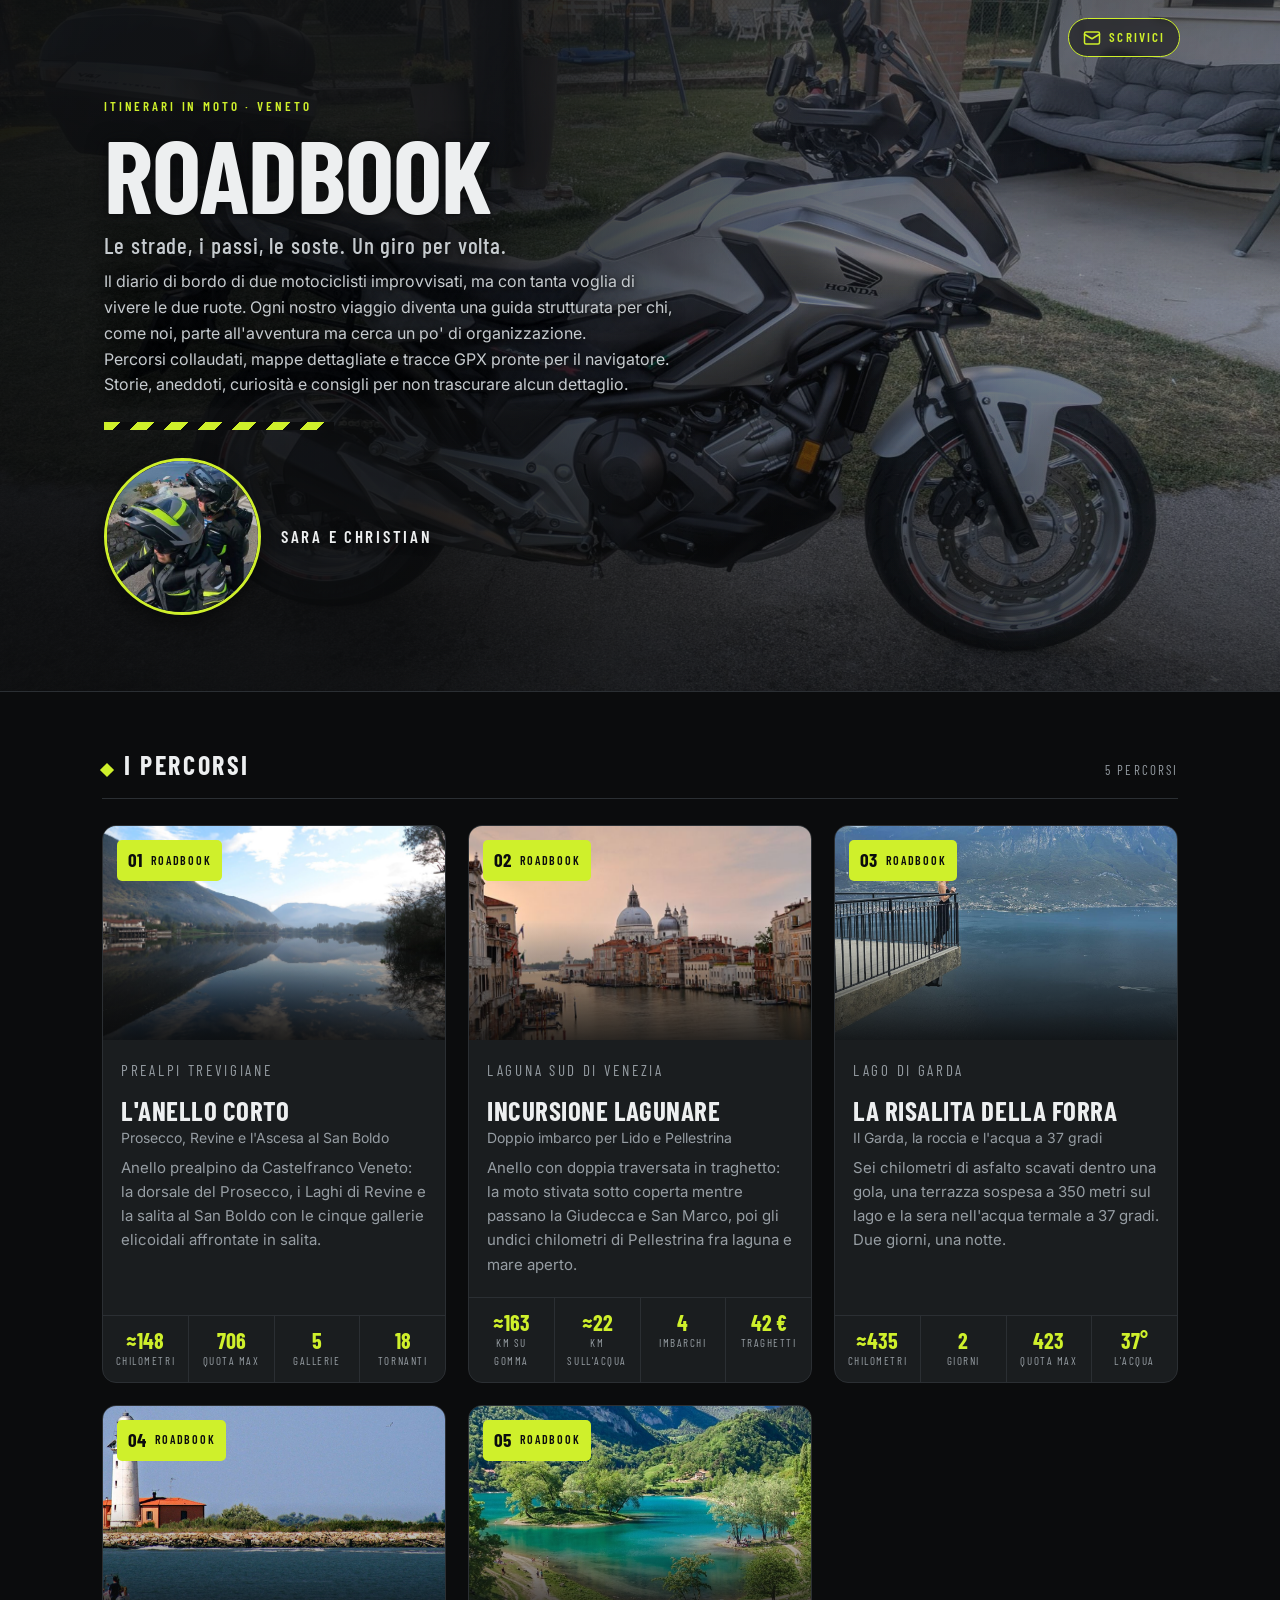
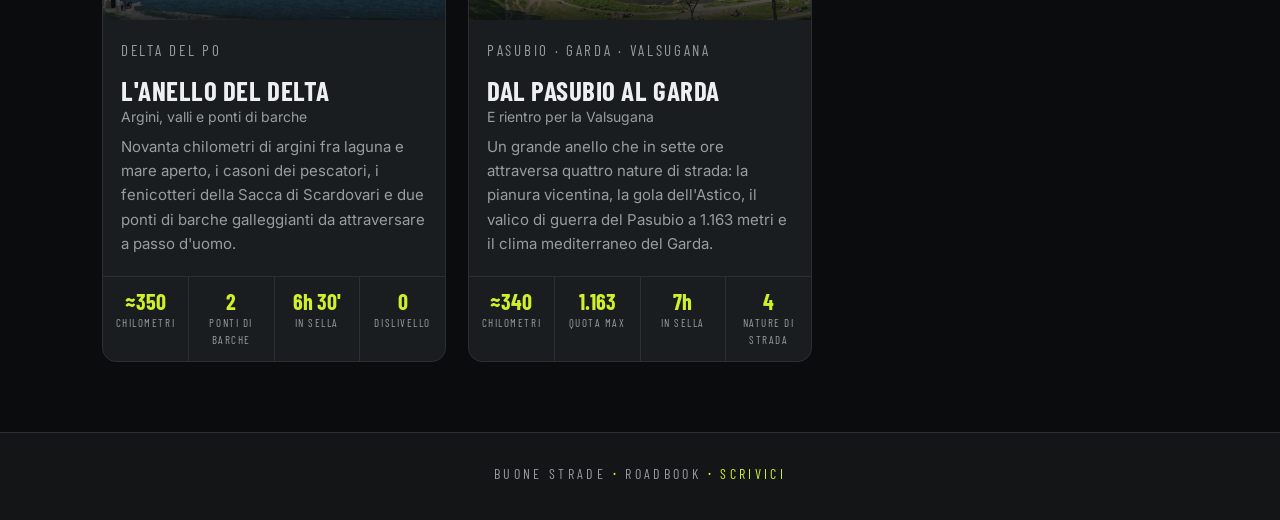
<file: index.html>
<!DOCTYPE html>
<html lang="it">
<head>
<meta charset="UTF-8">
<meta name="viewport" content="width=device-width, initial-scale=1">
<title>Roadbook — Il diario di bordo di due motociclisti</title>

<!-- ===== descrizione per Google e anteprima quando si condivide il link ===== -->
<meta name="description" content="Il diario di bordo di due motociclisti. Ogni viaggio diventa una guida completa: percorsi collaudati, mappe, tracce GPX per il navigatore, storie e consigli.">
<link rel="canonical" href="https://sarachrismototrip.github.io/RoadBook/">

<meta property="og:type" content="website">
<meta property="og:site_name" content="Roadbook">
<meta property="og:locale" content="it_IT">
<meta property="og:url" content="https://sarachrismototrip.github.io/RoadBook/">
<meta property="og:title" content="Roadbook — Il diario di bordo di due motociclisti">
<meta property="og:description" content="Percorsi collaudati, mappe dettagliate e tracce GPX pronte per il navigatore. Storie, aneddoti e consigli per non trascurare alcun dettaglio.">
<meta property="og:image" content="https://sarachrismototrip.github.io/RoadBook/media/social.jpg">
<meta property="og:image:width" content="1200">
<meta property="og:image:height" content="630">
<meta property="og:image:alt" content="La moto pronta a partire.">

<meta name="twitter:card" content="summary_large_image">
<meta name="twitter:title" content="Roadbook — Il diario di bordo di due motociclisti">
<meta name="twitter:description" content="Percorsi collaudati, mappe dettagliate e tracce GPX pronte per il navigatore.">
<meta name="twitter:image" content="https://sarachrismototrip.github.io/RoadBook/media/social.jpg">
<!-- ========================================================================= -->

<meta name="theme-color" content="#0B0C0D">

<link rel="icon" href="favicon.ico" sizes="any">
<link rel="icon" type="image/svg+xml" href="favicon.svg">
<link rel="apple-touch-icon" href="apple-touch-icon.png">
<link rel="manifest" href="site.webmanifest">

<link rel="preconnect" href="https://fonts.googleapis.com">
<link rel="preconnect" href="https://fonts.gstatic.com" crossorigin>
<link href="https://fonts.googleapis.com/css2?family=Barlow+Condensed:wght@500;600;700&family=Inter:wght@400;500;600&display=swap" rel="stylesheet">
<link rel="stylesheet" href="stile.css">
</head>
<body>

<header class="apertura">
  <img class="apertura-foto" src="media/moto.jpg" alt="">
  <div class="apertura-in">

      <a class="bustina" href="contatti.html" aria-label="Scrivici">
        <svg viewBox="0 0 24 24" width="18" height="18" fill="none"
             stroke="currentColor" stroke-width="2" stroke-linecap="round" stroke-linejoin="round">
          <rect x="2" y="4" width="20" height="16" rx="2"></rect>
          <path d="M2 7l10 6 10-6"></path>
        </svg>
        <span>Scrivici</span>
      </a>


    <div class="apertura-testo">
      <p class="occhiello">Itinerari in moto · Veneto</p>
      <h1>Roadbook<span>Le strade, i passi, le soste. Un giro per volta.</span></h1>
      <p class="intro">Il diario di bordo di due motociclisti improvvisati, ma con tanta voglia di vivere le due ruote. Ogni nostro viaggio diventa una guida strutturata per chi, come noi, parte all'avventura ma cerca un po' di organizzazione.<br>Percorsi collaudati, mappe dettagliate e tracce GPX pronte per il navigatore.<br>Storie, aneddoti, curiosità e consigli per non trascurare alcun dettaglio.</p>
      <div class="strisce"></div>

      <figure class="noi">
        <img src="media/noi.jpg" alt="I due motociclisti in sella">
        <figcaption>Sara e Christian</figcaption>
      </figure>

    </div>

  </div>
</header>

<main class="foglio">
  <div class="titolo-sezione">
    <h2>I percorsi</h2>
    <span class="nota" id="conteggio"></span>
  </div>

  <div class="griglia" id="griglia"></div>
</main>

<footer class="piede">Buone strade <b>·</b> Roadbook <b>·</b> <a href="contatti.html">Scrivici</a></footer>

<!-- prima i dati, poi il codice che li disegna -->
<script src="giri.js"></script>
<script>
/* Disegna un riquadro per ogni giro presente in giri.js.
   Non serve modificare questo blocco per aggiungere un percorso. */
(function () {
  var griglia = document.getElementById("griglia");

  if (typeof GIRI === "undefined" || GIRI.length === 0) {
    griglia.innerHTML = '<p class="vuoto">Nessun giro inserito. Aggiungi il primo nel file giri.js.</p>';
    return;
  }

  document.getElementById("conteggio").textContent =
    GIRI.length + (GIRI.length === 1 ? " percorso" : " percorsi");

  GIRI.forEach(function (g) {
    var base = "giri/" + g.cartella + "/";

    var numeri = (g.numeri || []).map(function (v) {
      return '<div><span class="n">' + v.n + '</span><span class="e">' + v.e + '</span></div>';
    }).join("");

    var a = document.createElement("a");
    a.className = "scheda";
    a.href = "giro.html?id=" + encodeURIComponent(g.cartella);
    a.innerHTML =
      '<div class="scheda-foto">' +
        '<img src="' + base + g.copertina + '" alt="' + g.titolo + '" loading="lazy">' +
        '<div class="targa"><b>' + g.numero + '</b><span>Roadbook</span></div>' +
      '</div>' +
      '<div class="scheda-testo">' +
        '<p class="scheda-zona">' + g.zona + '</p>' +
        '<h3>' + g.titolo + '<span>' + g.sottotitolo + '</span></h3>' +
        '<p>' + g.descrizione + '</p>' +
      '</div>' +
      (numeri ? '<div class="numeri">' + numeri + '</div>' : '');

    griglia.appendChild(a);
  });
})();
</script>

</body>
</html>
</file>
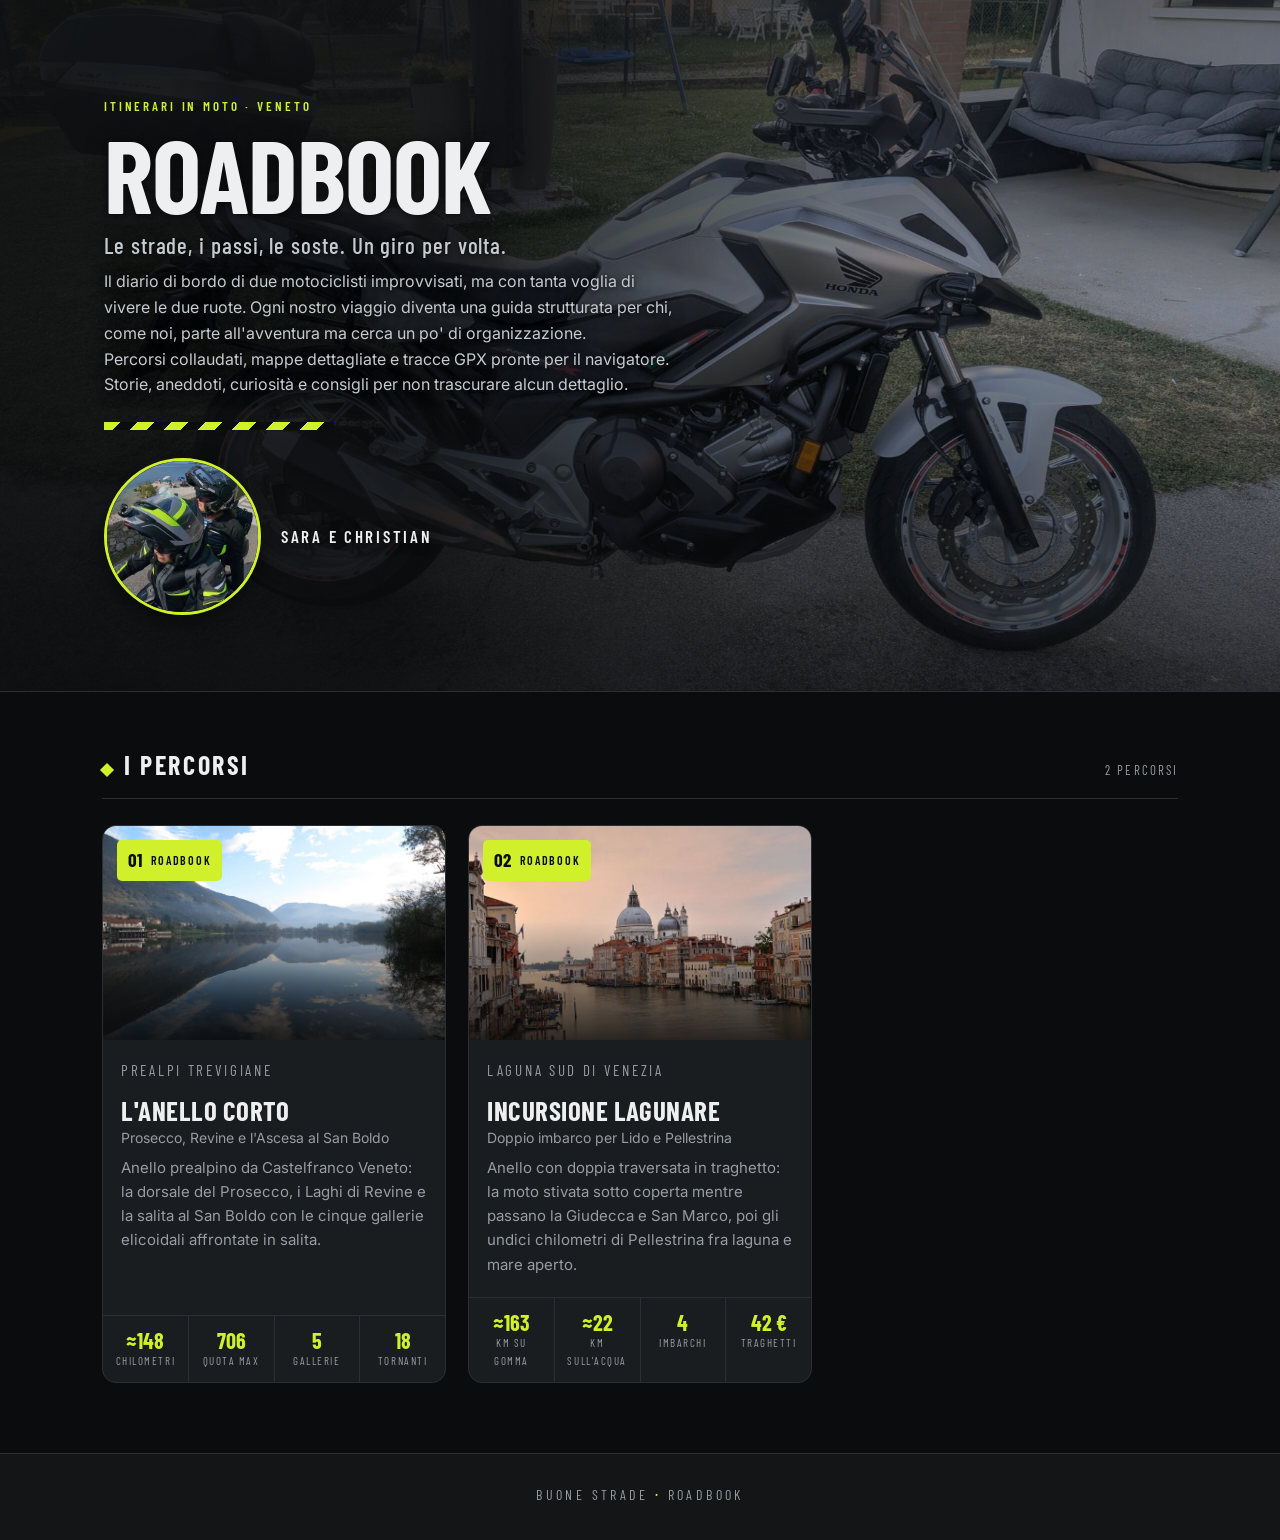
<file: sito/index.html>
<!DOCTYPE html>
<html lang="it">
<head>
<meta charset="UTF-8">
<meta name="viewport" content="width=device-width, initial-scale=1">
<title>Roadbook — Itinerari in moto</title>
<meta name="description" content="Itinerari in moto in Veneto: guida da sfogliare, PDF da stampare, traccia GPX e video del giro.">
<meta name="theme-color" content="#0B0C0D">
<link rel="preconnect" href="https://fonts.googleapis.com">
<link rel="preconnect" href="https://fonts.gstatic.com" crossorigin>
<link href="https://fonts.googleapis.com/css2?family=Barlow+Condensed:wght@500;600;700&family=Inter:wght@400;500;600&display=swap" rel="stylesheet">
<link rel="stylesheet" href="stile.css">
</head>
<body>

<header class="apertura">
  <img class="apertura-foto" src="media/moto.jpg" alt="">
  <div class="apertura-in">

    <div class="apertura-testo">
      <p class="occhiello">Itinerari in moto · Veneto</p>
      <h1>Roadbook<span>Le strade, i passi, le soste. Un giro per volta.</span></h1>
      <p class="intro">Il diario di bordo di due motociclisti improvvisati, ma con tanta voglia di vivere le due ruote. Ogni nostro viaggio diventa una guida strutturata per chi, come noi, parte all'avventura ma cerca un po' di organizzazione.<br>Percorsi collaudati, mappe dettagliate e tracce GPX pronte per il navigatore.<br>Storie, aneddoti, curiosità e consigli per non trascurare alcun dettaglio.</p>
      <div class="strisce"></div>

      <figure class="noi">
        <img src="media/noi.jpg" alt="I due motociclisti in sella">
        <figcaption>Sara e Christian</figcaption>
      </figure>

    </div>

  </div>
</header>

<main class="foglio">
  <div class="titolo-sezione">
    <h2>I percorsi</h2>
    <span class="nota" id="conteggio"></span>
  </div>

  <div class="griglia" id="griglia"></div>
</main>

<footer class="piede">Buone strade <b>·</b> Roadbook</footer>

<!-- prima i dati, poi il codice che li disegna -->
<script src="giri.js"></script>
<script>
/* Disegna un riquadro per ogni giro presente in giri.js.
   Non serve modificare questo blocco per aggiungere un percorso. */
(function () {
  var griglia = document.getElementById("griglia");

  if (typeof GIRI === "undefined" || GIRI.length === 0) {
    griglia.innerHTML = '<p class="vuoto">Nessun giro inserito. Aggiungi il primo nel file giri.js.</p>';
    return;
  }

  document.getElementById("conteggio").textContent =
    GIRI.length + (GIRI.length === 1 ? " percorso" : " percorsi");

  GIRI.forEach(function (g) {
    var base = "giri/" + g.cartella + "/";

    var numeri = (g.numeri || []).map(function (v) {
      return '<div><span class="n">' + v.n + '</span><span class="e">' + v.e + '</span></div>';
    }).join("");

    var a = document.createElement("a");
    a.className = "scheda";
    a.href = "giro.html?id=" + encodeURIComponent(g.cartella);
    a.innerHTML =
      '<div class="scheda-foto">' +
        '<img src="' + base + g.copertina + '" alt="' + g.titolo + '" loading="lazy">' +
        '<div class="targa"><b>' + g.numero + '</b><span>Roadbook</span></div>' +
      '</div>' +
      '<div class="scheda-testo">' +
        '<p class="scheda-zona">' + g.zona + '</p>' +
        '<h3>' + g.titolo + '<span>' + g.sottotitolo + '</span></h3>' +
        '<p>' + g.descrizione + '</p>' +
      '</div>' +
      (numeri ? '<div class="numeri">' + numeri + '</div>' : '');

    griglia.appendChild(a);
  });
})();
</script>

</body>
</html>
</file>
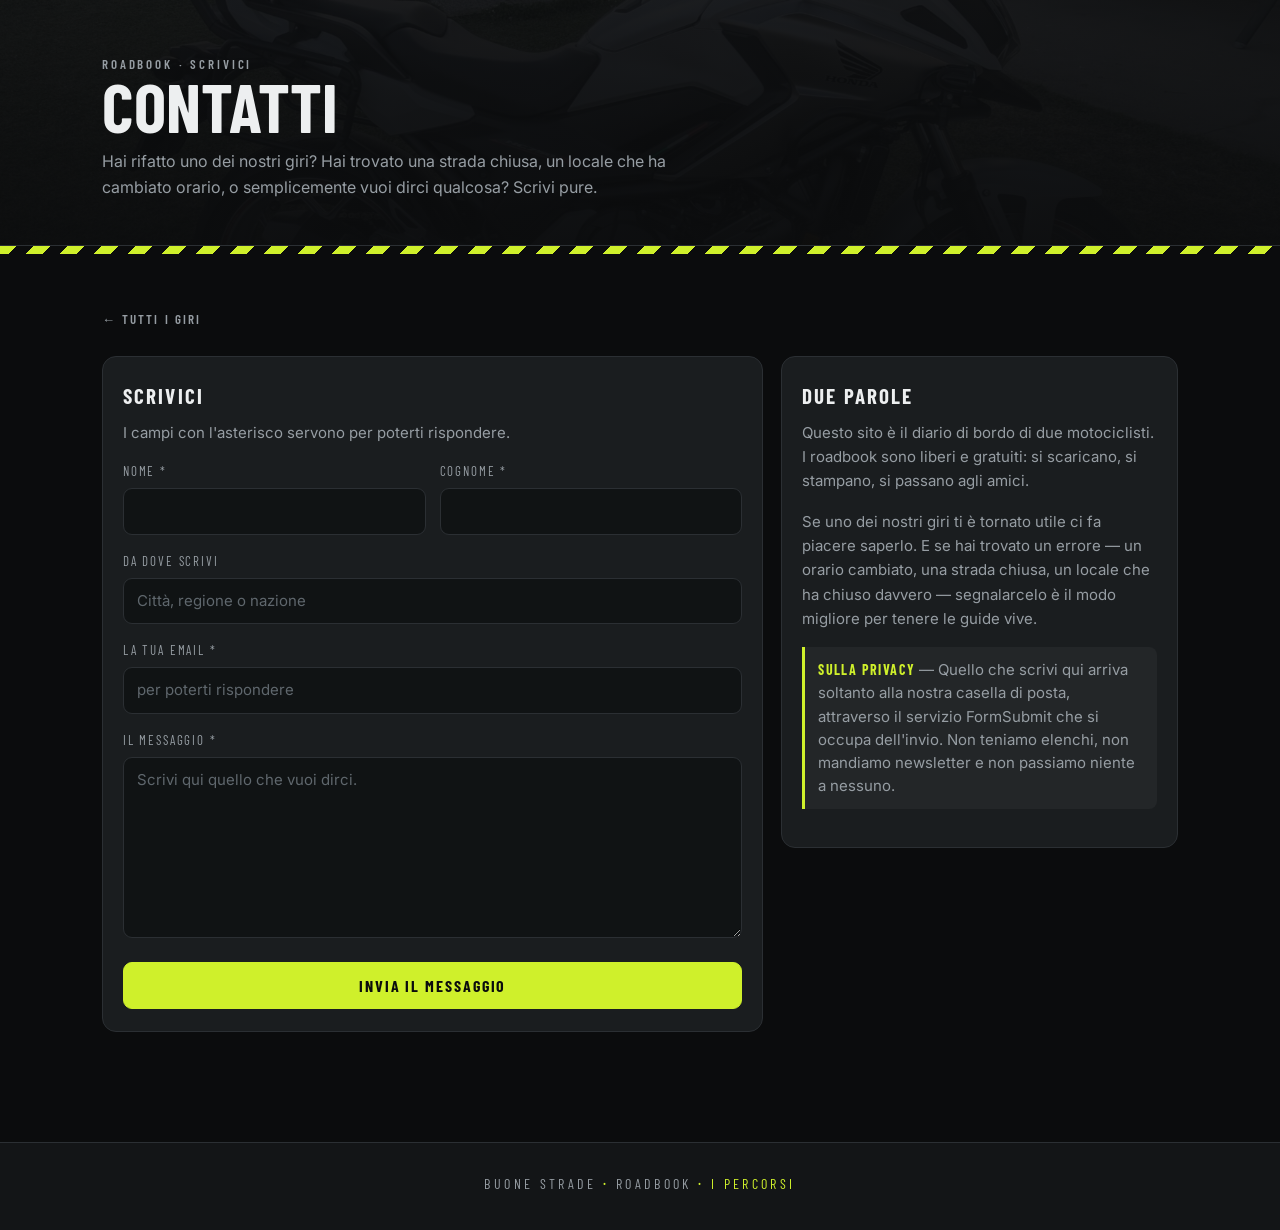
<file: contatti.html>
<!DOCTYPE html>
<html lang="it">
<head>
<meta charset="UTF-8">
<meta name="viewport" content="width=device-width, initial-scale=1">
<title>Contatti — Roadbook</title>
<meta name="description" content="Scrivi a Sara e Christian: consigli, correzioni, racconti di chi ha rifatto uno dei nostri giri.">
<meta name="theme-color" content="#0B0C0D">

<link rel="icon" href="favicon.ico" sizes="any">
<link rel="icon" type="image/svg+xml" href="favicon.svg">
<link rel="apple-touch-icon" href="apple-touch-icon.png">
<link rel="manifest" href="site.webmanifest">

<link rel="preconnect" href="https://fonts.googleapis.com">
<link rel="preconnect" href="https://fonts.gstatic.com" crossorigin>
<link href="https://fonts.googleapis.com/css2?family=Barlow+Condensed:wght@500;600;700&family=Inter:wght@400;500;600&display=swap" rel="stylesheet">
<link rel="stylesheet" href="stile.css">
</head>
<body>

<header class="testata">
  <img class="testata-foto" src="media/moto.jpg" alt="">
  <div class="testata-in">
    <p class="occhiello">Roadbook · Scrivici</p>
    <h1>Contatti</h1>
    <p>Hai rifatto uno dei nostri giri? Hai trovato una strada chiusa, un locale che ha cambiato orario, o semplicemente vuoi dirci qualcosa? Scrivi pure.</p>
  </div>
</header>
<div class="strisce"></div>

<main class="foglio">
  <a class="indietro" href="index.html">← Tutti i giri</a>

  <!-- messaggio che compare al ritorno dall'invio -->
  <div id="inviato" hidden>
    <div class="blocco riuscito">
      <h3>Messaggio inviato</h3>
      <p>Grazie, l'abbiamo ricevuto. Rispondiamo appena possiamo — non siamo un ufficio, siamo due che vanno in moto.</p>
      <a class="bottone" href="index.html">Torna ai percorsi</a>
    </div>
  </div>

  <div class="blocchi contatti">

    <section class="blocco">
      <h3>Scrivici</h3>
      <p>I campi con l'asterisco servono per poterti rispondere.</p>

      <form class="modulo" action="https://formsubmit.co/sarachrismototrip@gmail.com" method="POST">

        <!-- impostazioni del servizio, non si vedono -->
        <input type="hidden" name="_subject" value="Roadbook — nuovo messaggio dal sito">
        <input type="hidden" name="_template" value="table">
        <input type="hidden" name="_captcha" value="false">
        <input type="hidden" name="_next" value="https://sarachrismototrip.github.io/RoadBook/contatti.html?inviato=1">
        <!-- trappola per i robot: chi la compila non e' umano -->
        <input type="text" name="_honey" style="display:none" tabindex="-1" autocomplete="off">

        <div class="due">
          <label class="campo">
            <span>Nome *</span>
            <input type="text" name="Nome" required autocomplete="given-name">
          </label>

          <label class="campo">
            <span>Cognome *</span>
            <input type="text" name="Cognome" required autocomplete="family-name">
          </label>
        </div>

        <label class="campo">
          <span>Da dove scrivi</span>
          <input type="text" name="Provenienza" placeholder="Città, regione o nazione" autocomplete="address-level2">
        </label>

        <label class="campo">
          <span>La tua email *</span>
          <input type="email" name="email" required autocomplete="email" placeholder="per poterti rispondere">
        </label>

        <label class="campo">
          <span>Il messaggio *</span>
          <textarea name="Messaggio" rows="7" required placeholder="Scrivi qui quello che vuoi dirci."></textarea>
        </label>

        <button class="bottone" type="submit">Invia il messaggio</button>
      </form>
    </section>

    <section class="blocco">
      <h3>Due parole</h3>
      <p>Questo sito è il diario di bordo di due motociclisti. I roadbook sono liberi e gratuiti: si scaricano, si stampano, si passano agli amici.</p>
      <p>Se uno dei nostri giri ti è tornato utile ci fa piacere saperlo. E se hai trovato un errore — un orario cambiato, una strada chiusa, un locale che ha chiuso davvero — segnalarcelo è il modo migliore per tenere le guide vive.</p>
      <p class="gpx-nota"><strong>Sulla privacy</strong> — Quello che scrivi qui arriva soltanto alla nostra casella di posta, attraverso il servizio FormSubmit che si occupa dell'invio. Non teniamo elenchi, non mandiamo newsletter e non passiamo niente a nessuno.</p>
    </section>

  </div>
</main>

<footer class="piede">Buone strade <b>·</b> Roadbook <b>·</b> <a href="index.html">I percorsi</a></footer>

<script>
/* se si torna qui dopo l'invio, mostra la conferma e nasconde il modulo */
if (new URLSearchParams(location.search).get("inviato") === "1") {
  document.getElementById("inviato").hidden = false;
  document.querySelector(".blocchi").hidden = true;
  document.querySelector(".testata-in p").textContent =
    "Il tuo messaggio è partito.";
}
</script>

</body>
</html>
</file>
<file: stile.css>
/* =============================================================
   ROADBOOK — foglio di stile
   Palette: nero asfalto + giallo fluo (lo stesso delle giacche).
   Non serve modificare questo file per aggiungere un giro.
   ============================================================= */

:root{
  --nero:      #0B0C0D;   /* fondo pagina */
  --carbone:   #131517;   /* fondo sezioni */
  --pannello:  #1A1D1F;   /* riquadri */
  --bordo:     #2B2F33;
  --fluo:      #CFF02B;   /* giallo fluo */
  --fluo-scuro:#A6C400;
  --testo:     #EDEFF0;
  --testo-2:   #969DA3;
  --raggio:    14px;
}

*{ box-sizing:border-box; }

html,body{
  margin:0; padding:0;
  overflow-x:hidden;            /* niente scorrimento laterale sul telefono */
  background:var(--nero);
}

body{
  font-family:"Inter",-apple-system,BlinkMacSystemFont,"Segoe UI",Roboto,sans-serif;
  color:var(--testo);
  font-size:16px; line-height:1.62;
  -webkit-font-smoothing:antialiased;
}

img{ max-width:100%; }
a{ color:inherit; }

/* --- elementi ricorrenti ------------------------------------ */

/* la striscia diagonale nero/fluo, come il nastro segnaletico */
.strisce{
  height:8px;
  background:repeating-linear-gradient(135deg,
    var(--fluo) 0 12px, var(--nero) 12px 24px);
}

.occhiello{
  font-family:"Barlow Condensed",sans-serif;
  text-transform:uppercase;
  letter-spacing:.22em;
  font-size:13px; font-weight:600;
  color:var(--fluo);
  margin:0 0 10px;
}

.nota{
  font-family:"Barlow Condensed",sans-serif;
  text-transform:uppercase; letter-spacing:.16em;
  font-size:13px; color:var(--testo-2);
}

.vuoto{ color:var(--testo-2); font-size:15px; margin:0; }

/* =============================================================
   HOME — apertura
   ============================================================= */

.apertura{
  position:relative;
  background:var(--nero);
  border-bottom:1px solid var(--bordo);
  overflow:hidden;
}

.apertura-foto{
  position:absolute; inset:0;
  width:100%; height:100%;
  object-fit:cover; object-position:50% 62%;
  opacity:.82;
  filter:grayscale(.08) contrast(1.06) brightness(1.14);
}

.apertura::after{        /* velo scuro: scherma il testo ma lascia vedere la moto */
  content:""; position:absolute; inset:0;
  background:linear-gradient(180deg,
    rgba(11,12,13,.86) 0%, rgba(11,12,13,.62) 42%,
    rgba(11,12,13,.76) 74%, rgba(11,12,13,.94) 100%);
}

@media (min-width:900px){
  /* sul largo il testo sta a sinistra: schermo solo quella metà,
     così la moto resta ben visibile sulla destra */
  .apertura::after{
    background:
      linear-gradient(100deg,
        rgba(11,12,13,.90) 0%,  rgba(11,12,13,.82) 36%,
        rgba(11,12,13,.34) 62%, rgba(11,12,13,.10) 100%),
      linear-gradient(180deg,
        rgba(11,12,13,.38) 0%,  rgba(11,12,13,.10) 45%,
        rgba(11,12,13,.72) 100%);
  }
}

.apertura-in{
  position:relative; z-index:2;
  max-width:1120px; margin:0 auto;
  padding:64px 22px 54px;
  display:grid; gap:30px; grid-template-columns:1fr;
}

.apertura h1{
  font-family:"Barlow Condensed",sans-serif;
  font-weight:700; text-transform:uppercase;
  font-size:clamp(52px,15vw,104px);
  line-height:.88; letter-spacing:-.01em;
  margin:0 0 14px;
}

.apertura h1 span{
  display:block;
  font-size:clamp(17px,4.4vw,23px);
  font-weight:500; letter-spacing:.04em;
  text-transform:none;
  color:var(--testo-2);
  margin-top:16px;
}

.intro{
  max-width:58ch;
  color:#C6CBCF;                 /* più chiaro: deve leggersi sopra la foto */
  font-size:16px;
  margin:0 0 24px;
  text-shadow:0 1px 4px rgba(11,12,13,1), 0 2px 18px rgba(11,12,13,.95);
}

.apertura h1,
.apertura h1 span{ text-shadow:0 1px 4px rgba(11,12,13,1), 0 2px 20px rgba(11,12,13,.9); }
.apertura h1 span{ color:#C6CBCF; }

.apertura-testo .strisce{ max-width:230px; }

/* il tondo con la foto dei due motociclisti */
.noi{
  margin:28px 0 0;
  display:flex; align-items:center; gap:20px;
}
.noi img{
  width:157px; height:157px; flex:0 0 157px;
  border-radius:50%;
  object-fit:cover;
  border:3px solid var(--fluo);
  box-shadow:0 8px 22px rgba(0,0,0,.55);
}
.noi figcaption{
  font-family:"Barlow Condensed",sans-serif;
  text-transform:uppercase; letter-spacing:.16em;
  font-size:17px; font-weight:600; line-height:1.35;
  text-shadow:0 1px 12px rgba(11,12,13,.9);
}
.noi figcaption span{
  display:block;
  color:var(--fluo); font-size:12px; letter-spacing:.14em;
}

@media (min-width:900px){
  .apertura-in{ padding:96px 24px 76px; }
}

/* =============================================================
   Corpo pagina
   ============================================================= */

.foglio{
  max-width:1120px;
  margin:0 auto;
  padding:52px 22px 70px;
}

.titolo-sezione{
  display:flex; align-items:baseline; gap:16px;
  border-bottom:1px solid var(--bordo);
  padding-bottom:12px; margin-bottom:26px;
}
.titolo-sezione h2{
  font-family:"Barlow Condensed",sans-serif;
  text-transform:uppercase; letter-spacing:.1em;
  font-size:26px; font-weight:700;
  margin:0; flex:1 1 0;
}
.titolo-sezione h2::before{
  content:""; display:inline-block;
  width:10px; height:10px; margin-right:12px;
  background:var(--fluo);
  transform:rotate(45deg);
}

/* --- griglia dei giri --------------------------------------- */

.griglia{
  display:grid; gap:22px;
  grid-template-columns:repeat(auto-fill,minmax(min(100%,290px),1fr));
}

.scheda{
  display:flex; flex-direction:column;
  background:var(--pannello);
  border:1px solid var(--bordo);
  border-radius:var(--raggio);
  overflow:hidden;
  text-decoration:none;
  transition:transform .18s ease, border-color .18s ease, box-shadow .18s ease;
}
.scheda:hover,.scheda:focus-visible{
  transform:translateY(-4px);
  border-color:var(--fluo);
  box-shadow:0 16px 34px rgba(0,0,0,.5);
}

.scheda-foto{ position:relative; }
.scheda-foto img{
  display:block; width:100%;
  aspect-ratio:16/10; object-fit:cover;
}
.scheda-foto::after{
  content:""; position:absolute; inset:0;
  background:linear-gradient(180deg,rgba(11,12,13,0) 45%,rgba(11,12,13,.85) 100%);
}

/* la targa col numero del roadbook */
.targa{
  position:absolute; z-index:2; left:14px; top:14px;
  display:flex; align-items:center; gap:8px;
  background:var(--fluo); color:var(--nero);
  padding:5px 11px; border-radius:5px;
  font-family:"Barlow Condensed",sans-serif;
  text-transform:uppercase; letter-spacing:.14em;
  font-size:12px; font-weight:600;
}
.targa b{ font-size:19px; letter-spacing:.02em; }

.scheda-testo{ padding:18px 18px 6px; flex:1 1 auto; }
.scheda-zona{
  font-family:"Barlow Condensed",sans-serif;
  text-transform:uppercase; letter-spacing:.18em;
  font-size:12px; color:var(--fluo); margin:0 0 6px;
}
.scheda-testo h3{
  font-family:"Barlow Condensed",sans-serif;
  text-transform:uppercase; letter-spacing:.02em;
  font-size:27px; font-weight:700; line-height:1.05;
  margin:0 0 10px;
}
.scheda-testo h3 span{
  display:block;
  font-family:"Inter",sans-serif;
  text-transform:none; letter-spacing:0;
  font-size:14px; font-weight:400;
  color:var(--testo-2);
  margin-top:6px;
}
.scheda-testo p{ margin:0 0 14px; font-size:15px; color:var(--testo-2); }

.numeri{
  display:flex; flex-wrap:wrap;
  border-top:1px solid var(--bordo);
  margin-top:auto;
}
.numeri > div{
  flex:1 1 0; min-width:70px;
  padding:12px 10px;
  border-right:1px solid var(--bordo);
  text-align:center;
}
.numeri > div:last-child{ border-right:0; }
.numeri .n{
  display:block;
  font-family:"Barlow Condensed",sans-serif;
  font-size:22px; font-weight:700; color:var(--fluo);
  line-height:1.1;
}
.numeri .e{
  display:block;
  font-family:"Barlow Condensed",sans-serif;
  text-transform:uppercase; letter-spacing:.14em;
  font-size:11px; color:var(--testo-2);
}

/* =============================================================
   PAGINA DEL GIRO
   ============================================================= */

.testata{
  position:relative;
  border-bottom:1px solid var(--bordo);
  overflow:hidden;
  background:var(--nero);
}
.testata-foto{
  position:absolute; inset:0;
  width:100%; height:100%;
  object-fit:cover; opacity:.38;
  filter:grayscale(.25);
}
.testata::after{
  content:""; position:absolute; inset:0;
  background:linear-gradient(180deg,rgba(11,12,13,.8),rgba(11,12,13,.95));
}
.testata-in{
  position:relative; z-index:2;
  max-width:1120px; margin:0 auto;
  padding:54px 22px 44px;
}
.testata h1{
  font-family:"Barlow Condensed",sans-serif;
  text-transform:uppercase; font-weight:700;
  font-size:clamp(38px,10vw,68px);
  line-height:.94; margin:0 0 10px;
}
.testata p{ margin:0; color:var(--testo-2); max-width:60ch; }

.indietro{
  display:inline-block;
  font-family:"Barlow Condensed",sans-serif;
  text-transform:uppercase; letter-spacing:.16em;
  font-size:13px; font-weight:600;
  color:var(--testo-2); text-decoration:none;
  margin-bottom:26px;
}
.indietro:hover{ color:var(--fluo); }

.blocchi{
  display:grid; gap:18px;
  grid-template-columns:1fr;
  align-items:start;
  margin-bottom:40px;
}
@media (min-width:760px){
  .blocchi{ grid-template-columns:repeat(2,1fr); }
  .blocchi.contatti{ grid-template-columns:1.25fr .75fr; }   /* quattro riquadri, due per riga */
}
.blocco{
  background:var(--pannello);
  border:1px solid var(--bordo);
  border-radius:var(--raggio);
  padding:22px 20px;
}
.blocco h3{
  font-family:"Barlow Condensed",sans-serif;
  text-transform:uppercase; letter-spacing:.1em;
  font-size:21px; font-weight:700;
  margin:0 0 8px;
}
.blocco p{ margin:0 0 16px; font-size:15px; color:var(--testo-2); }

/* --- pulsanti ----------------------------------------------- */

.bottone{
  display:block; width:100%;
  padding:13px 18px; margin-bottom:10px;
  background:var(--fluo); color:var(--nero);
  border:1px solid var(--fluo);
  border-radius:9px;
  font-family:"Barlow Condensed",sans-serif;
  text-transform:uppercase; letter-spacing:.12em;
  font-size:16px; font-weight:700;
  text-align:center; text-decoration:none;
  transition:background .16s ease, color .16s ease;
}
.bottone:hover{ background:var(--fluo-scuro); border-color:var(--fluo-scuro); }
.bottone:last-child{ margin-bottom:0; }

.bottone.chiaro{
  background:transparent; color:var(--fluo);
  border:1px solid var(--fluo);
}
.bottone.chiaro:hover{ background:rgba(207,240,43,.12); color:var(--fluo); }

a:focus-visible,.scheda:focus-visible{
  outline:3px solid var(--fluo);
  outline-offset:3px;
}

/* nota sul file GPX, dentro il riquadro della traccia */
.gpx-nota{
  margin:14px 0 0;
  padding:11px 13px;
  border-left:3px solid var(--fluo);
  background:rgba(255,255,255,.04);
  border-radius:0 8px 8px 0;
  font-size:13.5px; line-height:1.55;
  color:var(--testo-2);
}
.gpx-nota strong{
  color:var(--fluo);
  font-family:"Barlow Condensed",sans-serif;
  text-transform:uppercase; letter-spacing:.1em;
  font-size:14px;
}

/* --- mappa del percorso ------------------------------------- */

.mappa{
  display:block;
  background:#fff;                 /* la mappa è chiara: le do una cornice bianca */
  border:1px solid var(--bordo);
  border-radius:10px;
  overflow:hidden;
  padding:10px 0;
  transition:border-color .18s ease;
}
.mappa:hover{ border-color:var(--fluo); }
.mappa img{
  display:block;
  width:auto; height:auto;
  max-width:100%;
  max-height:290px;                /* la mappa è verticale: la tengo bassa */
  margin:0 auto;
}
.sotto-mappa{
  margin:10px 0 0 !important;
  font-family:"Barlow Condensed",sans-serif;
  text-transform:uppercase; letter-spacing:.16em;
  font-size:12px; color:var(--testo-2);
  text-align:center;
}

/* --- video e foto ------------------------------------------- */

.video{
  position:relative; width:100%;
  aspect-ratio:16/9;
  background:#000;
  border:1px solid var(--bordo);
  border-radius:var(--raggio);
  overflow:hidden;
}
.video iframe,.video video{
  position:absolute; inset:0;
  width:100%; height:100%; border:0;
}

.instagram{ display:flex; justify-content:center; margin-bottom:14px; }

.galleria{
  display:grid; gap:12px;
  grid-template-columns:repeat(auto-fill,minmax(min(100%,190px),1fr));
}
.galleria img{
  display:block; width:100%;
  aspect-ratio:4/3; object-fit:cover;
  border-radius:10px;
  border:1px solid var(--bordo);
}


/* =============================================================
   BUSTINA E MODULO CONTATTI
   ============================================================= */

.bustina{
  position:absolute; top:18px; right:20px; z-index:3;
  display:inline-flex; align-items:center; gap:8px;
  padding:8px 14px;
  border:1px solid var(--fluo);
  border-radius:30px;
  color:var(--fluo);
  background:rgba(11,12,13,.55);
  backdrop-filter:blur(3px);
  text-decoration:none;
  font-family:"Barlow Condensed",sans-serif;
  text-transform:uppercase; letter-spacing:.16em;
  font-size:13px; font-weight:600;
  transition:background .16s ease, color .16s ease;
}
.bustina:hover{ background:var(--fluo); color:var(--nero); }
.bustina svg{ display:block; }
@media (max-width:520px){
  .bustina span{ display:none; }      /* sul telefono resta la sola bustina */
  .bustina{ padding:9px 10px; top:14px; right:14px; }
}

.piede a{ color:var(--fluo); text-decoration:none; }
.piede a:hover{ text-decoration:underline; }

/* --- il modulo ---------------------------------------------- */

.campo{ display:block; margin-bottom:16px; }
.due{ display:grid; gap:0 14px; grid-template-columns:1fr; }
@media (min-width:520px){
  .due{ grid-template-columns:1fr 1fr; }   /* nome e cognome affiancati */
}
.campo > span{
  display:block; margin-bottom:6px;
  font-family:"Barlow Condensed",sans-serif;
  text-transform:uppercase; letter-spacing:.14em;
  font-size:13px; color:var(--testo-2);
}
.campo input,
.campo textarea{
  width:100%;
  padding:11px 13px;
  background:#101314;
  border:1px solid var(--bordo);
  border-radius:9px;
  color:var(--testo);
  font-family:"Inter",sans-serif;
  font-size:15px; line-height:1.5;
}
.campo textarea{ resize:vertical; min-height:120px; }
.campo input::placeholder,
.campo textarea::placeholder{ color:#5f676d; }
.campo input:focus,
.campo textarea:focus{
  outline:none;
  border-color:var(--fluo);
  box-shadow:0 0 0 3px rgba(207,240,43,.16);
}

.modulo button.bottone{
  cursor:pointer;
  font-family:"Barlow Condensed",sans-serif;
  margin-top:4px;
}

.blocco.riuscito{
  border-color:var(--fluo);
  margin-bottom:30px;
}
.blocco.riuscito h3{ color:var(--fluo); }

/* --- piede -------------------------------------------------- */

.piede{
  border-top:1px solid var(--bordo);
  background:var(--carbone);
  padding:30px 22px 34px;
  text-align:center;
  font-family:"Barlow Condensed",sans-serif;
  text-transform:uppercase; letter-spacing:.24em;
  font-size:14px; color:var(--testo-2);
}
.piede b{ color:var(--fluo); font-weight:600; }

@media (prefers-reduced-motion:reduce){
  *{ transition:none !important; }
}
</file>
<file: sito/stile.css>
/* =============================================================
   ROADBOOK — foglio di stile
   Palette: nero asfalto + giallo fluo (lo stesso delle giacche).
   Non serve modificare questo file per aggiungere un giro.
   ============================================================= */

:root{
  --nero:      #0B0C0D;   /* fondo pagina */
  --carbone:   #131517;   /* fondo sezioni */
  --pannello:  #1A1D1F;   /* riquadri */
  --bordo:     #2B2F33;
  --fluo:      #CFF02B;   /* giallo fluo */
  --fluo-scuro:#A6C400;
  --testo:     #EDEFF0;
  --testo-2:   #969DA3;
  --raggio:    14px;
}

*{ box-sizing:border-box; }

html,body{
  margin:0; padding:0;
  overflow-x:hidden;            /* niente scorrimento laterale sul telefono */
  background:var(--nero);
}

body{
  font-family:"Inter",-apple-system,BlinkMacSystemFont,"Segoe UI",Roboto,sans-serif;
  color:var(--testo);
  font-size:16px; line-height:1.62;
  -webkit-font-smoothing:antialiased;
}

img{ max-width:100%; }
a{ color:inherit; }

/* --- elementi ricorrenti ------------------------------------ */

/* la striscia diagonale nero/fluo, come il nastro segnaletico */
.strisce{
  height:8px;
  background:repeating-linear-gradient(135deg,
    var(--fluo) 0 12px, var(--nero) 12px 24px);
}

.occhiello{
  font-family:"Barlow Condensed",sans-serif;
  text-transform:uppercase;
  letter-spacing:.22em;
  font-size:13px; font-weight:600;
  color:var(--fluo);
  margin:0 0 10px;
}

.nota{
  font-family:"Barlow Condensed",sans-serif;
  text-transform:uppercase; letter-spacing:.16em;
  font-size:13px; color:var(--testo-2);
}

.vuoto{ color:var(--testo-2); font-size:15px; margin:0; }

/* =============================================================
   HOME — apertura
   ============================================================= */

.apertura{
  position:relative;
  background:var(--nero);
  border-bottom:1px solid var(--bordo);
  overflow:hidden;
}

.apertura-foto{
  position:absolute; inset:0;
  width:100%; height:100%;
  object-fit:cover; object-position:50% 62%;
  opacity:.82;
  filter:grayscale(.08) contrast(1.06) brightness(1.14);
}

.apertura::after{        /* velo scuro: scherma il testo ma lascia vedere la moto */
  content:""; position:absolute; inset:0;
  background:linear-gradient(180deg,
    rgba(11,12,13,.86) 0%, rgba(11,12,13,.62) 42%,
    rgba(11,12,13,.76) 74%, rgba(11,12,13,.94) 100%);
}

@media (min-width:900px){
  /* sul largo il testo sta a sinistra: schermo solo quella metà,
     così la moto resta ben visibile sulla destra */
  .apertura::after{
    background:
      linear-gradient(100deg,
        rgba(11,12,13,.90) 0%,  rgba(11,12,13,.82) 36%,
        rgba(11,12,13,.34) 62%, rgba(11,12,13,.10) 100%),
      linear-gradient(180deg,
        rgba(11,12,13,.38) 0%,  rgba(11,12,13,.10) 45%,
        rgba(11,12,13,.72) 100%);
  }
}

.apertura-in{
  position:relative; z-index:2;
  max-width:1120px; margin:0 auto;
  padding:64px 22px 54px;
  display:grid; gap:30px; grid-template-columns:1fr;
}

.apertura h1{
  font-family:"Barlow Condensed",sans-serif;
  font-weight:700; text-transform:uppercase;
  font-size:clamp(52px,15vw,104px);
  line-height:.88; letter-spacing:-.01em;
  margin:0 0 14px;
}

.apertura h1 span{
  display:block;
  font-size:clamp(17px,4.4vw,23px);
  font-weight:500; letter-spacing:.04em;
  text-transform:none;
  color:var(--testo-2);
  margin-top:16px;
}

.intro{
  max-width:58ch;
  color:#C6CBCF;                 /* più chiaro: deve leggersi sopra la foto */
  font-size:16px;
  margin:0 0 24px;
  text-shadow:0 1px 4px rgba(11,12,13,1), 0 2px 18px rgba(11,12,13,.95);
}

.apertura h1,
.apertura h1 span{ text-shadow:0 1px 4px rgba(11,12,13,1), 0 2px 20px rgba(11,12,13,.9); }
.apertura h1 span{ color:#C6CBCF; }

.apertura-testo .strisce{ max-width:230px; }

/* il tondo con la foto dei due motociclisti */
.noi{
  margin:28px 0 0;
  display:flex; align-items:center; gap:20px;
}
.noi img{
  width:157px; height:157px; flex:0 0 157px;
  border-radius:50%;
  object-fit:cover;
  border:3px solid var(--fluo);
  box-shadow:0 8px 22px rgba(0,0,0,.55);
}
.noi figcaption{
  font-family:"Barlow Condensed",sans-serif;
  text-transform:uppercase; letter-spacing:.16em;
  font-size:17px; font-weight:600; line-height:1.35;
  text-shadow:0 1px 12px rgba(11,12,13,.9);
}
.noi figcaption span{
  display:block;
  color:var(--fluo); font-size:12px; letter-spacing:.14em;
}

@media (min-width:900px){
  .apertura-in{ padding:96px 24px 76px; }
}

/* =============================================================
   Corpo pagina
   ============================================================= */

.foglio{
  max-width:1120px;
  margin:0 auto;
  padding:52px 22px 70px;
}

.titolo-sezione{
  display:flex; align-items:baseline; gap:16px;
  border-bottom:1px solid var(--bordo);
  padding-bottom:12px; margin-bottom:26px;
}
.titolo-sezione h2{
  font-family:"Barlow Condensed",sans-serif;
  text-transform:uppercase; letter-spacing:.1em;
  font-size:26px; font-weight:700;
  margin:0; flex:1 1 0;
}
.titolo-sezione h2::before{
  content:""; display:inline-block;
  width:10px; height:10px; margin-right:12px;
  background:var(--fluo);
  transform:rotate(45deg);
}

/* --- griglia dei giri --------------------------------------- */

.griglia{
  display:grid; gap:22px;
  grid-template-columns:repeat(auto-fill,minmax(min(100%,290px),1fr));
}

.scheda{
  display:flex; flex-direction:column;
  background:var(--pannello);
  border:1px solid var(--bordo);
  border-radius:var(--raggio);
  overflow:hidden;
  text-decoration:none;
  transition:transform .18s ease, border-color .18s ease, box-shadow .18s ease;
}
.scheda:hover,.scheda:focus-visible{
  transform:translateY(-4px);
  border-color:var(--fluo);
  box-shadow:0 16px 34px rgba(0,0,0,.5);
}

.scheda-foto{ position:relative; }
.scheda-foto img{
  display:block; width:100%;
  aspect-ratio:16/10; object-fit:cover;
}
.scheda-foto::after{
  content:""; position:absolute; inset:0;
  background:linear-gradient(180deg,rgba(11,12,13,0) 45%,rgba(11,12,13,.85) 100%);
}

/* la targa col numero del roadbook */
.targa{
  position:absolute; z-index:2; left:14px; top:14px;
  display:flex; align-items:center; gap:8px;
  background:var(--fluo); color:var(--nero);
  padding:5px 11px; border-radius:5px;
  font-family:"Barlow Condensed",sans-serif;
  text-transform:uppercase; letter-spacing:.14em;
  font-size:12px; font-weight:600;
}
.targa b{ font-size:19px; letter-spacing:.02em; }

.scheda-testo{ padding:18px 18px 6px; flex:1 1 auto; }
.scheda-zona{
  font-family:"Barlow Condensed",sans-serif;
  text-transform:uppercase; letter-spacing:.18em;
  font-size:12px; color:var(--fluo); margin:0 0 6px;
}
.scheda-testo h3{
  font-family:"Barlow Condensed",sans-serif;
  text-transform:uppercase; letter-spacing:.02em;
  font-size:27px; font-weight:700; line-height:1.05;
  margin:0 0 10px;
}
.scheda-testo h3 span{
  display:block;
  font-family:"Inter",sans-serif;
  text-transform:none; letter-spacing:0;
  font-size:14px; font-weight:400;
  color:var(--testo-2);
  margin-top:6px;
}
.scheda-testo p{ margin:0 0 14px; font-size:15px; color:var(--testo-2); }

.numeri{
  display:flex; flex-wrap:wrap;
  border-top:1px solid var(--bordo);
  margin-top:auto;
}
.numeri > div{
  flex:1 1 0; min-width:70px;
  padding:12px 10px;
  border-right:1px solid var(--bordo);
  text-align:center;
}
.numeri > div:last-child{ border-right:0; }
.numeri .n{
  display:block;
  font-family:"Barlow Condensed",sans-serif;
  font-size:22px; font-weight:700; color:var(--fluo);
  line-height:1.1;
}
.numeri .e{
  display:block;
  font-family:"Barlow Condensed",sans-serif;
  text-transform:uppercase; letter-spacing:.14em;
  font-size:11px; color:var(--testo-2);
}

/* =============================================================
   PAGINA DEL GIRO
   ============================================================= */

.testata{
  position:relative;
  border-bottom:1px solid var(--bordo);
  overflow:hidden;
  background:var(--nero);
}
.testata-foto{
  position:absolute; inset:0;
  width:100%; height:100%;
  object-fit:cover; opacity:.38;
  filter:grayscale(.25);
}
.testata::after{
  content:""; position:absolute; inset:0;
  background:linear-gradient(180deg,rgba(11,12,13,.8),rgba(11,12,13,.95));
}
.testata-in{
  position:relative; z-index:2;
  max-width:1120px; margin:0 auto;
  padding:54px 22px 44px;
}
.testata h1{
  font-family:"Barlow Condensed",sans-serif;
  text-transform:uppercase; font-weight:700;
  font-size:clamp(38px,10vw,68px);
  line-height:.94; margin:0 0 10px;
}
.testata p{ margin:0; color:var(--testo-2); max-width:60ch; }

.indietro{
  display:inline-block;
  font-family:"Barlow Condensed",sans-serif;
  text-transform:uppercase; letter-spacing:.16em;
  font-size:13px; font-weight:600;
  color:var(--testo-2); text-decoration:none;
  margin-bottom:26px;
}
.indietro:hover{ color:var(--fluo); }

.blocchi{
  display:grid; gap:18px;
  grid-template-columns:repeat(auto-fit,minmax(min(100%,270px),1fr));
  margin-bottom:40px;
}
.blocco{
  background:var(--pannello);
  border:1px solid var(--bordo);
  border-radius:var(--raggio);
  padding:22px 20px;
}
.blocco h3{
  font-family:"Barlow Condensed",sans-serif;
  text-transform:uppercase; letter-spacing:.1em;
  font-size:21px; font-weight:700;
  margin:0 0 8px;
}
.blocco p{ margin:0 0 16px; font-size:15px; color:var(--testo-2); }

/* --- pulsanti ----------------------------------------------- */

.bottone{
  display:block; width:100%;
  padding:13px 18px; margin-bottom:10px;
  background:var(--fluo); color:var(--nero);
  border:1px solid var(--fluo);
  border-radius:9px;
  font-family:"Barlow Condensed",sans-serif;
  text-transform:uppercase; letter-spacing:.12em;
  font-size:16px; font-weight:700;
  text-align:center; text-decoration:none;
  transition:background .16s ease, color .16s ease;
}
.bottone:hover{ background:var(--fluo-scuro); border-color:var(--fluo-scuro); }
.bottone:last-child{ margin-bottom:0; }

.bottone.chiaro{
  background:transparent; color:var(--fluo);
  border:1px solid var(--fluo);
}
.bottone.chiaro:hover{ background:rgba(207,240,43,.12); color:var(--fluo); }

a:focus-visible,.scheda:focus-visible{
  outline:3px solid var(--fluo);
  outline-offset:3px;
}

/* nota sul file GPX, dentro il riquadro della traccia */
.gpx-nota{
  margin:14px 0 0;
  padding:11px 13px;
  border-left:3px solid var(--fluo);
  background:rgba(255,255,255,.04);
  border-radius:0 8px 8px 0;
  font-size:13.5px; line-height:1.55;
  color:var(--testo-2);
}
.gpx-nota strong{
  color:var(--fluo);
  font-family:"Barlow Condensed",sans-serif;
  text-transform:uppercase; letter-spacing:.1em;
  font-size:14px;
}

/* --- mappa del percorso ------------------------------------- */

.mappa{
  display:block;
  background:#fff;                 /* la mappa è chiara: le do una cornice bianca */
  border:1px solid var(--bordo);
  border-radius:var(--raggio);
  overflow:hidden;
  margin-bottom:40px;
  transition:border-color .18s ease;
}
.mappa:hover{ border-color:var(--fluo); }
.mappa img{
  display:block;
  width:100%; height:auto;
  margin:0 auto;
  max-width:560px;                 /* la mappa è verticale: non la stiro */
}

/* --- video e foto ------------------------------------------- */

.video{
  position:relative; width:100%;
  aspect-ratio:16/9;
  background:#000;
  border:1px solid var(--bordo);
  border-radius:var(--raggio);
  overflow:hidden;
}
.video iframe,.video video{
  position:absolute; inset:0;
  width:100%; height:100%; border:0;
}

.instagram{ display:flex; justify-content:center; margin-bottom:14px; }

.galleria{
  display:grid; gap:12px;
  grid-template-columns:repeat(auto-fill,minmax(min(100%,190px),1fr));
}
.galleria img{
  display:block; width:100%;
  aspect-ratio:4/3; object-fit:cover;
  border-radius:10px;
  border:1px solid var(--bordo);
}

/* --- piede -------------------------------------------------- */

.piede{
  border-top:1px solid var(--bordo);
  background:var(--carbone);
  padding:30px 22px 34px;
  text-align:center;
  font-family:"Barlow Condensed",sans-serif;
  text-transform:uppercase; letter-spacing:.24em;
  font-size:14px; color:var(--testo-2);
}
.piede b{ color:var(--fluo); font-weight:600; }

@media (prefers-reduced-motion:reduce){
  *{ transition:none !important; }
}
</file>
